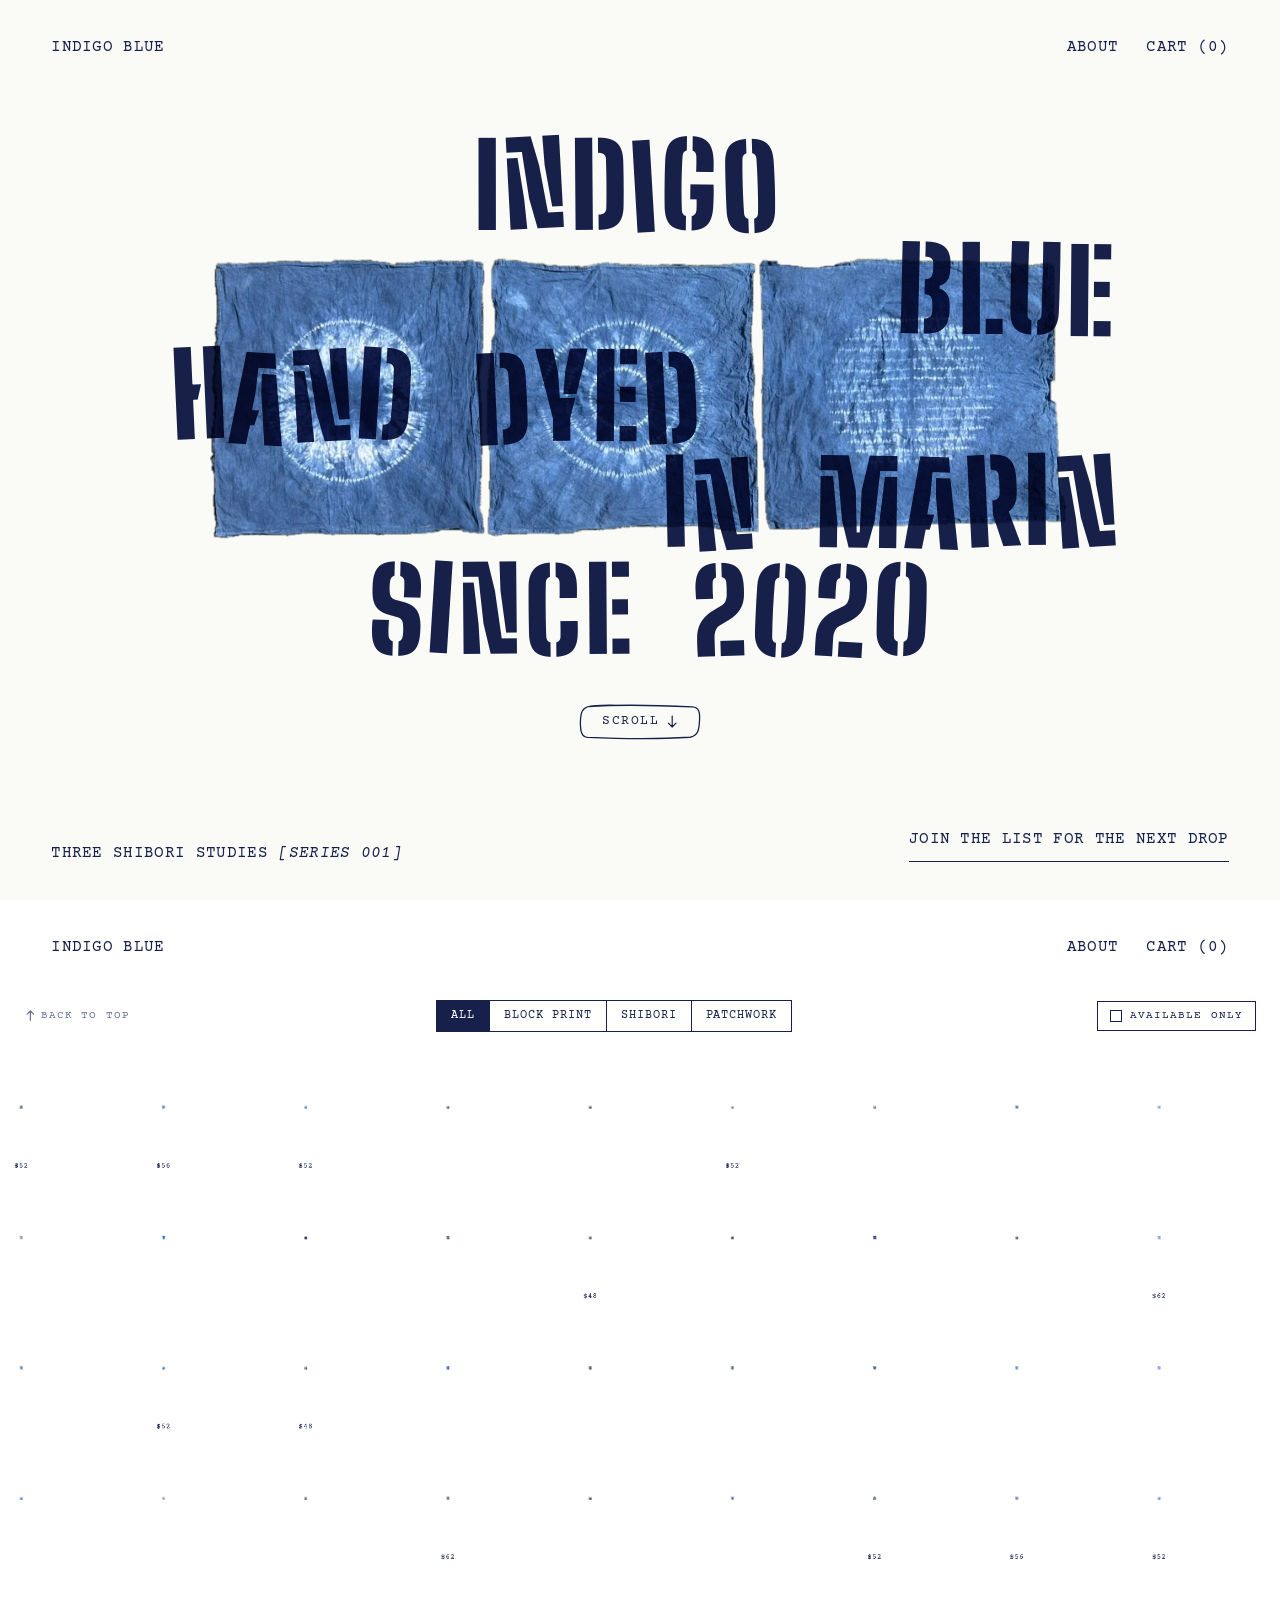
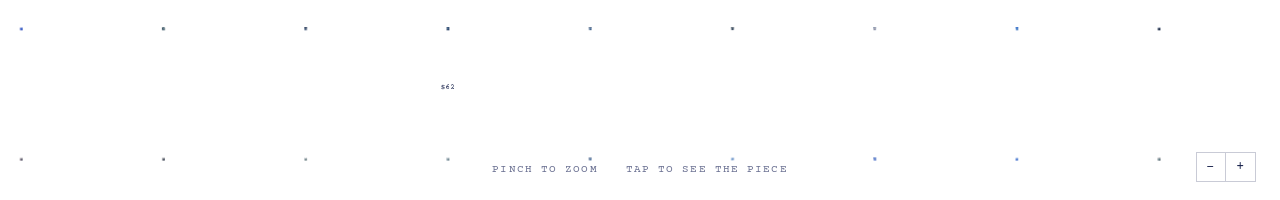
<file: index.html>
<!doctype html>
<html lang="en">
<head>
<meta charset="utf-8">
<meta name="viewport" content="width=device-width, initial-scale=1">
<title>Indigo Blue</title>
<meta name="description" content="One of one indigo dyed pieces, hand made in Marin County by Keely Ganong.">
<meta property="og:title" content="Indigo Blue">
<meta property="og:description" content="One of one indigo dyed pieces, hand made in Marin County by Keely Ganong.">
<meta property="og:image" content="assets/img/indigo-panels.webp">
<link rel="icon" href="favicon.svg" type="image/svg+xml">
<link rel="icon" href="favicon-32.png" sizes="32x32" type="image/png">
<link rel="apple-touch-icon" href="apple-touch-icon.png">
<link rel="preconnect" href="https://fonts.googleapis.com">
<link rel="preconnect" href="https://fonts.gstatic.com" crossorigin>
<link href="https://fonts.googleapis.com/css2?family=Big+Shoulders+Stencil+Display:wght@800;900&family=Courier+Prime:ital@0;1&display=swap" rel="stylesheet">
<link rel="stylesheet" href="assets/css/site.css?v=5">
</head>
<body>
<div class="home-hero pad" id="top">
<nav class="nav" aria-label="Main"><a href="index.html">Indigo Blue</a><span aria-hidden="true"></span><span class="nav-r"><a href="about.html">About</a><button type="button" class="nav-btn" data-cart-open data-cart-count>Cart (0)</button></span></nav>
<main class="home-main">
<div class="stage">
<img src="assets/img/indigo-panels.webp" alt="Three square indigo shibori panels with circular resist patterns" width="860" height="296">
<div class="stamp" data-stamp aria-label="Indigo Blue. Hand dyed in Marin since 2020." role="img">
<div aria-hidden="true" style="align-self:center;transform:translateX(-4%)"><span style="transform:rotate(-0.08deg) translateY(0.4px)">I</span><span style="transform:rotate(-3.08deg) translateY(-1.6px)">n</span><span style="transform:rotate(-0.45deg) translateY(0.0px)">d</span><span style="transform:rotate(-3.37deg) translateY(2.4px)">i</span><span style="transform:rotate(0.72deg) translateY(-0.6px)">g</span><span style="transform:rotate(-1.72deg) translateY(1.8px)">o</span></div>
<div aria-hidden="true" style="align-self:flex-end;transform:translateX(-6%)"><span style="transform:rotate(1.26deg) translateY(-2.7px)">B</span><span style="transform:rotate(-0.01deg) translateY(-1.7px)">l</span><span style="transform:rotate(1.38deg) translateY(-2.2px)">u</span><span style="transform:rotate(0.48deg) translateY(-0.1px)">e</span></div>
<div aria-hidden="true" style="align-self:flex-start;transform:translateX(4%)"><span style="transform:rotate(-2.59deg) translateY(-2.9px)">H</span><span style="transform:rotate(3.51deg) translateY(3.0px)">a</span><span style="transform:rotate(-3.03deg) translateY(-0.4px)">n</span><span style="transform:rotate(3.65deg) translateY(-2.0px)">d</span><span style="transform:rotate(-0.65deg) translateY(0.3px)">&nbsp;</span><span style="transform:rotate(1.37deg) translateY(-1.4px)">&nbsp;</span><span style="transform:rotate(-2.64deg) translateY(3.1px)">d</span><span style="transform:rotate(-0.43deg) translateY(-1.7px)">y</span><span style="transform:rotate(0.38deg) translateY(-1.1px)">e</span><span style="transform:rotate(-2.77deg) translateY(1.7px)">d</span></div>
<div aria-hidden="true" style="align-self:flex-end;transform:translateX(-2%)"><span style="transform:rotate(-1.19deg) translateY(-1.0px)">i</span><span style="transform:rotate(-3.36deg) translateY(2.7px)">n</span><span style="transform:rotate(-2.09deg) translateY(2.5px)">&nbsp;</span><span style="transform:rotate(-0.23deg) translateY(-1.7px)">&nbsp;</span><span style="transform:rotate(0.82deg) translateY(-0.6px)">M</span><span style="transform:rotate(2.07deg) translateY(1.0px)">a</span><span style="transform:rotate(-2.91deg) translateY(-1.8px)">r</span><span style="transform:rotate(-0.40deg) translateY(-2.6px)">i</span><span style="transform:rotate(-3.62deg) translateY(-0.6px)">n</span></div>
<div aria-hidden="true" style="align-self:center;transform:translateX(2%)"><span style="transform:rotate(1.45deg) translateY(0.9px)">s</span><span style="transform:rotate(3.64deg) translateY(-1.1px)">i</span><span style="transform:rotate(-0.49deg) translateY(-0.0px)">n</span><span style="transform:rotate(-0.49deg) translateY(2.2px)">c</span><span style="transform:rotate(-0.39deg) translateY(-0.4px)">e</span><span style="transform:rotate(-1.89deg) translateY(-1.7px)">&nbsp;</span><span style="transform:rotate(1.94deg) translateY(-2.4px)">&nbsp;</span><span style="transform:rotate(-1.84deg) translateY(1.7px)">2</span><span style="transform:rotate(2.87deg) translateY(3.0px)">0</span><span style="transform:rotate(3.41deg) translateY(2.3px)">2</span><span style="transform:rotate(1.98deg) translateY(0.9px)">0</span></div>
</div>
</div>
<a href="#archive" class="sketch-btn" data-scroll aria-label="Scroll to the pieces"><svg class="sk" viewBox="0 0 200 60" preserveAspectRatio="none" aria-hidden="true"><path d="M17 8.5 C 62 5.2, 138 6.8, 185 8.8 C 195.5 9.6, 197.2 17, 196.4 29 C 195.8 42, 194.6 52.6, 181 54.4 C 128 57.6, 70 56.8, 15.5 54.6 C 5.8 53.9, 3.6 45.5, 3.9 31.2 C 4.2 17.8, 6.4 9.4, 20.5 7.6 C 38 6.4, 51 5.9, 61 6.6" fill="none" stroke="currentColor" stroke-width="1.3" stroke-linecap="round" stroke-linejoin="round" vector-effect="non-scaling-stroke"/></svg><span>Scroll</span><svg class="ar" viewBox="0 0 10 13" aria-hidden="true"><path d="M5 1 L5 12 M1.2 8.2 L5 12 L8.8 8.2" fill="none" stroke="currentColor" stroke-width="1.2" stroke-linecap="round" stroke-linejoin="round" vector-effect="non-scaling-stroke"/></svg></a>
</main>
<footer class="home-foot">
<p>Three shibori studies <span style="font-style:italic">[series 001]</span></p>
<a href="about.html#join" data-join-link>Join the list for the next drop</a>
</footer>
</div>
<section id="archive" aria-label="Pieces">
<div class="arch" data-arch data-embedded>
<nav class="nav" aria-label="Main"><a href="index.html">Indigo Blue</a><span aria-hidden="true"></span><span class="nav-r"><a href="about.html">About</a><button type="button" class="nav-btn" data-cart-open data-cart-count>Cart (0)</button></span></nav>
<div class="fieldwrap">
<div class="ib-field" role="region" aria-label="Pieces. Scroll or drag to explore, pinch to zoom."></div>
<div class="ib-bar"><button type="button" class="ib-quiet" data-to-top><svg viewBox="0 0 10 13" aria-hidden="true"><path d="M5 12 L5 1 M1.2 4.8 L5 1 L8.8 4.8" fill="none" stroke="currentColor" stroke-width="1.2" stroke-linecap="round" stroke-linejoin="round" vector-effect="non-scaling-stroke"/></svg>Back to top</button><div class="ib-seg" role="group" aria-label="Filter by technique"><button type="button" class="ib-box on" data-filter="All" aria-pressed="true">All</button><button type="button" class="ib-box" data-filter="Block print" aria-pressed="false">Block print</button><button type="button" class="ib-box" data-filter="Shibori" aria-pressed="false">Shibori</button><button type="button" class="ib-box" data-filter="Patchwork" aria-pressed="false">Patchwork</button></div><button type="button" class="ib-chk" role="checkbox" aria-checked="false" data-avail><span class="bx"><svg viewBox="0 0 12 10" aria-hidden="true"><path d="M1 5.2 L4.4 8.4 L11 1.4" fill="none" stroke="currentColor" stroke-width="1.5" stroke-linecap="round" stroke-linejoin="round"/></svg></span>Available only</button></div>
<div class="ib-hint" aria-hidden="true"><span>Pinch to zoom</span><span>Tap to see the piece</span></div>
<div class="ib-zoom" role="group" aria-label="Zoom"><button type="button" class="ib-box ib-sq" aria-label="Zoom out" data-zoom-out>−</button><button type="button" class="ib-box ib-sq" aria-label="Zoom in" data-zoom-in>+</button></div>
<div class="ib-overlay pv" role="dialog" aria-label="Piece" data-piece hidden>
<button type="button" class="sh-x" data-close aria-label="Close"><svg viewBox="0 0 14 14" aria-hidden="true"><path d="M1.5 1.5 L12.5 12.5 M12.5 1.5 L1.5 12.5" fill="none" stroke="currentColor" stroke-width="1.4" stroke-linecap="round"/></svg>Close</button>
<button type="button" class="sh-arrow l" aria-label="Previous piece" data-prev><svg viewBox="0 0 16 12" aria-hidden="true"><path d="M15 6 L1 6 M5.6 1.4 L1 6 L5.6 10.6" fill="none" stroke="currentColor" stroke-width="1.3" stroke-linecap="round" stroke-linejoin="round"/></svg></button>
<div class="pv-img"><img alt="" data-pv-img></div>
<div class="pv-info">
<div style="display:flex;flex-direction:column;gap:8px"><span class="sh-status" data-pv-status></span><h2 data-pv-title></h2><p class="pv-price" data-pv-price></p></div>
<dl data-pv-details></dl>
<div class="pv-cta" data-pv-cta></div>
</div>
<button type="button" class="sh-arrow r" aria-label="Next piece" data-next><svg viewBox="0 0 16 12" aria-hidden="true"><path d="M1 6 L15 6 M10.4 1.4 L15 6 L10.4 10.6" fill="none" stroke="currentColor" stroke-width="1.3" stroke-linecap="round" stroke-linejoin="round"/></svg></button>
</div>
<div class="sh-modal" role="dialog" aria-label="Commission a piece" data-cm hidden>
<div class="sh-card">
<button type="button" class="sh-x" data-cm-close aria-label="Close"><svg viewBox="0 0 14 14" aria-hidden="true"><path d="M1.5 1.5 L12.5 12.5 M12.5 1.5 L1.5 12.5" fill="none" stroke="currentColor" stroke-width="1.4" stroke-linecap="round"/></svg>Close</button>
<div class="cm-ref"><img alt="" data-cm-img><div style="display:flex;flex-direction:column;gap:4px"><span class="sh-lab">Commission a piece</span><span style="font-size:14px;text-transform:uppercase;letter-spacing:.04em" data-cm-title></span></div></div>
<div data-cm-form style="display:flex;flex-direction:column;gap:20px">
<div class="cm-field"><label class="sh-lab" for="cm-msg">Your request</label><p id="cm-help" style="margin:0;font-size:13px;line-height:1.5;color:#4F5878">Tell me what you'd like. I'll do my best to make it work.</p><textarea id="cm-msg" class="sh-in" rows="5" aria-describedby="cm-help" placeholder="For example: I like the topo print and the deep blue. I'd want it on a long sleeve, with a patch on the back." style="resize:vertical;line-height:1.5"></textarea></div>
<div class="cm-field"><span class="sh-lab">Article</span><div class="sh-pick" role="group" aria-label="Article" style="grid-template-columns:repeat(4,minmax(0,1fr))"><button type="button" class="ib-box" data-cm-type="Tee" aria-pressed="false">Tee</button><button type="button" class="ib-box" data-cm-type="Tank" aria-pressed="false">Tank</button><button type="button" class="ib-box" data-cm-type="Long sleeve" aria-pressed="false">Long sleeve</button><button type="button" class="ib-box" data-cm-type="Other" aria-pressed="false">Other</button></div></div>
<div class="cm-field"><span class="sh-lab">Size</span><div class="sh-pick" role="group" aria-label="Size" style="grid-template-columns:repeat(5,minmax(0,1fr))"><button type="button" class="ib-box" data-cm-size="XS" aria-pressed="false">XS</button><button type="button" class="ib-box" data-cm-size="S" aria-pressed="false">S</button><button type="button" class="ib-box" data-cm-size="M" aria-pressed="false">M</button><button type="button" class="ib-box" data-cm-size="L" aria-pressed="false">L</button><button type="button" class="ib-box" data-cm-size="XL" aria-pressed="false">XL</button></div></div>
<div class="cm-field"><label class="sh-lab" for="cm-email">Email</label><input id="cm-email" class="sh-in" type="email" autocomplete="email"></div>
<p class="cm-next">I'll reply with a plan, price, and timeline. Nothing is made or charged until you approve.</p>
<button type="button" class="sh-btn" data-cm-send disabled>Send request</button>
<p class="cm-err" role="status" aria-live="polite" data-cm-err></p>
</div>
<div data-cm-sent hidden style="display:flex;flex-direction:column;gap:16px">
<p style="margin:0;font-size:18px;text-transform:uppercase;letter-spacing:.04em">Request sent</p>
<p style="margin:0;font-size:15px;line-height:1.6">Thank you. I'll be in touch at <span data-cm-email-shown></span> soon.</p>
<button type="button" class="sh-btn o" data-cm-close>Done</button>
</div>
</div>
</div>
</div>
</div>
</section>
<div class="cart" data-cart-drawer hidden>
<aside class="cart-panel" role="dialog" aria-label="Cart">
<div class="cart-head"><span class="sh-lab" style="color:#16204A">Cart</span><button type="button" class="sh-x" data-cart-close aria-label="Close cart"><svg viewBox="0 0 14 14" aria-hidden="true"><path d="M1.5 1.5 L12.5 12.5 M12.5 1.5 L1.5 12.5" fill="none" stroke="currentColor" stroke-width="1.4" stroke-linecap="round"/></svg>Close</button></div>
<div class="cart-list" data-cart-list></div>
<div class="cart-foot"><div class="cart-sub"><span>Subtotal</span><span data-cart-subtotal>$0</span></div><div data-cart-pay></div></div>
</aside>
</div>
<script src="assets/js/items.js?v=5"></script>
<script src="assets/js/config.js?v=5"></script>
<script src="assets/js/cart.js?v=5"></script>
<script src="assets/js/field.js?v=5"></script>
<script src="assets/js/home.js?v=5"></script>
</body>
</html>
</file>
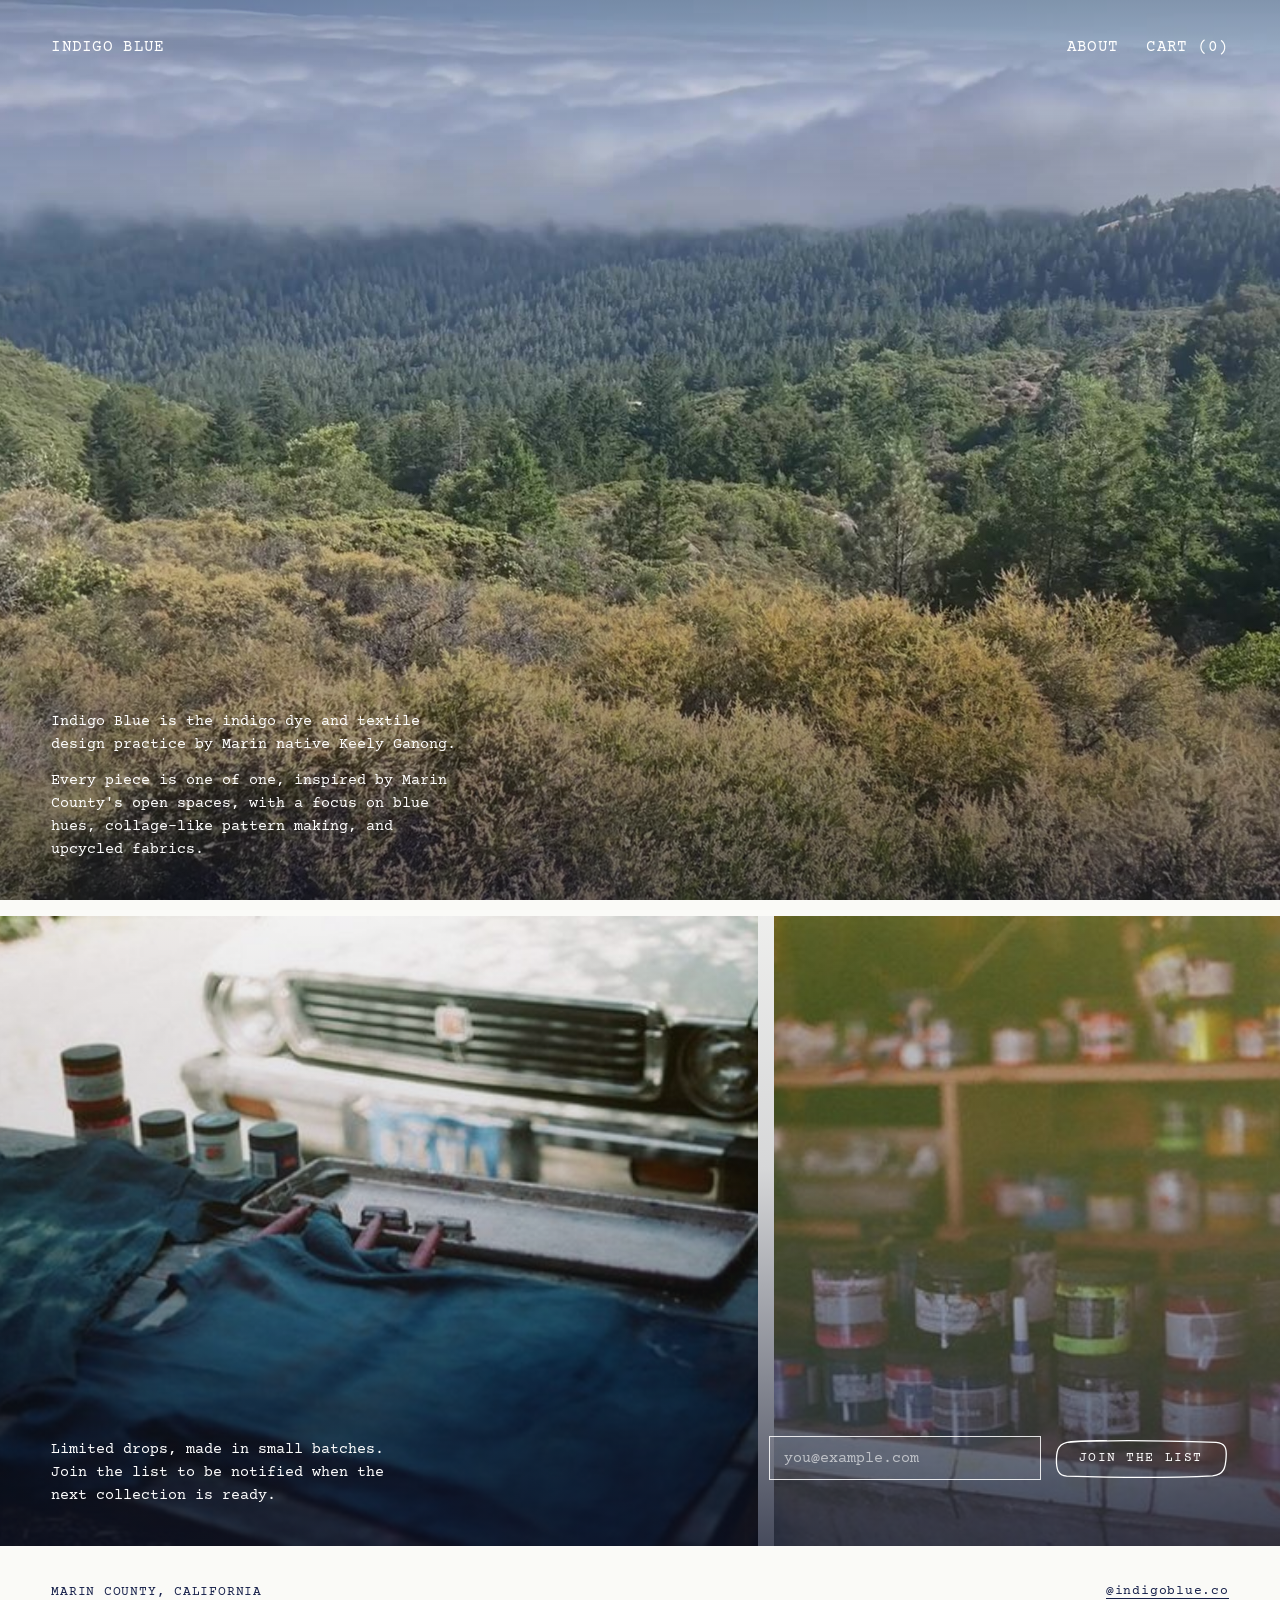
<file: about.html>
<!doctype html>
<html lang="en">
<head>
<meta charset="utf-8">
<meta name="viewport" content="width=device-width, initial-scale=1">
<title>About | Indigo Blue</title>
<meta name="description" content="One of one indigo dyed pieces, hand made in Marin County by Keely Ganong.">
<meta property="og:title" content="About | Indigo Blue">
<meta property="og:description" content="One of one indigo dyed pieces, hand made in Marin County by Keely Ganong.">
<meta property="og:image" content="assets/img/indigo-panels.webp">
<link rel="icon" href="favicon.svg" type="image/svg+xml">
<link rel="icon" href="favicon-32.png" sizes="32x32" type="image/png">
<link rel="apple-touch-icon" href="apple-touch-icon.png">
<link rel="preconnect" href="https://fonts.googleapis.com">
<link rel="preconnect" href="https://fonts.gstatic.com" crossorigin>
<link href="https://fonts.googleapis.com/css2?family=Big+Shoulders+Stencil+Display:wght@800;900&family=Courier+Prime:ital@0;1&display=swap" rel="stylesheet">
<link rel="stylesheet" href="assets/css/site.css?v=5">
</head>
<body>
<section class="ab-hero pad" aria-label="About Indigo Blue">
<video src="assets/video/marin-fog.mp4" poster="assets/video/marin-fog-poster.jpg" autoplay muted loop playsinline aria-hidden="true" data-hero-video></video>
<div class="shade" aria-hidden="true"></div>
<nav class="nav" aria-label="Main"><a href="index.html">Indigo Blue</a><span aria-hidden="true"></span><span class="nav-r"><a href="about.html">About</a><button type="button" class="nav-btn" data-cart-open data-cart-count>Cart (0)</button></span></nav>
<div class="bio">
<p>Indigo Blue is the indigo dye and textile design practice by Marin native Keely Ganong.</p>
<p>Every piece is one of one, inspired by Marin County's open spaces, with a focus on blue hues, collage-like pattern making, and upcycled fabrics.</p>
</div>
</section>
<section id="join" class="join" aria-label="Join the mailing list">
<div class="bg" aria-hidden="true"><img src="assets/img/studio-table.jpg" alt=""><img src="assets/img/studio-shelves.jpg" alt=""></div>
<div class="shade" aria-hidden="true"></div>
<div class="row pad">
<p class="copy">Limited drops, made in small batches. Join the list to be notified when the next collection is ready.</p>
<!-- Mailing list: Kit form 9993459 -->
<form data-kit-form="9993459" action="https://app.kit.com/forms/9993459/subscriptions" method="post" target="kit-frame" novalidate>
<label for="email" class="sr">Email address</label>
<input id="email" name="email_address" type="email" required autocomplete="email" placeholder="you@example.com">
<button type="submit" class="sketch-btn" style="color:#fff;min-height:44px;padding:0 26px"><svg class="sk" viewBox="0 0 200 60" preserveAspectRatio="none" aria-hidden="true"><path d="M17 8.5 C 62 5.2, 138 6.8, 185 8.8 C 195.5 9.6, 197.2 17, 196.4 29 C 195.8 42, 194.6 52.6, 181 54.4 C 128 57.6, 70 56.8, 15.5 54.6 C 5.8 53.9, 3.6 45.5, 3.9 31.2 C 4.2 17.8, 6.4 9.4, 20.5 7.6 C 38 6.4, 51 5.9, 61 6.6" fill="none" stroke="currentColor" stroke-width="1.3" stroke-linecap="round" stroke-linejoin="round" vector-effect="non-scaling-stroke"/></svg><span>Join the list</span></button>
<p class="msg" role="status" aria-live="polite"></p>
</form>
<iframe name="kit-frame" title="Mailing list" hidden></iframe>
</div>
</section>
<footer class="ab-foot pad">
<span>Marin County, California</span>
<a href="https://www.instagram.com/indigoblue.co/">@indigoblue.co</a>
</footer>
<div class="cart" data-cart-drawer hidden>
<aside class="cart-panel" role="dialog" aria-label="Cart">
<div class="cart-head"><span class="sh-lab" style="color:#16204A">Cart</span><button type="button" class="sh-x" data-cart-close aria-label="Close cart"><svg viewBox="0 0 14 14" aria-hidden="true"><path d="M1.5 1.5 L12.5 12.5 M12.5 1.5 L1.5 12.5" fill="none" stroke="currentColor" stroke-width="1.4" stroke-linecap="round"/></svg>Close</button></div>
<div class="cart-list" data-cart-list></div>
<div class="cart-foot"><div class="cart-sub"><span>Subtotal</span><span data-cart-subtotal>$0</span></div><div data-cart-pay></div></div>
</aside>
</div>
<script src="assets/js/items.js?v=5"></script>
<script src="assets/js/config.js?v=5"></script>
<script src="assets/js/cart.js?v=5"></script>
<script src="assets/js/about.js?v=5"></script>
</body>
</html>
</file>
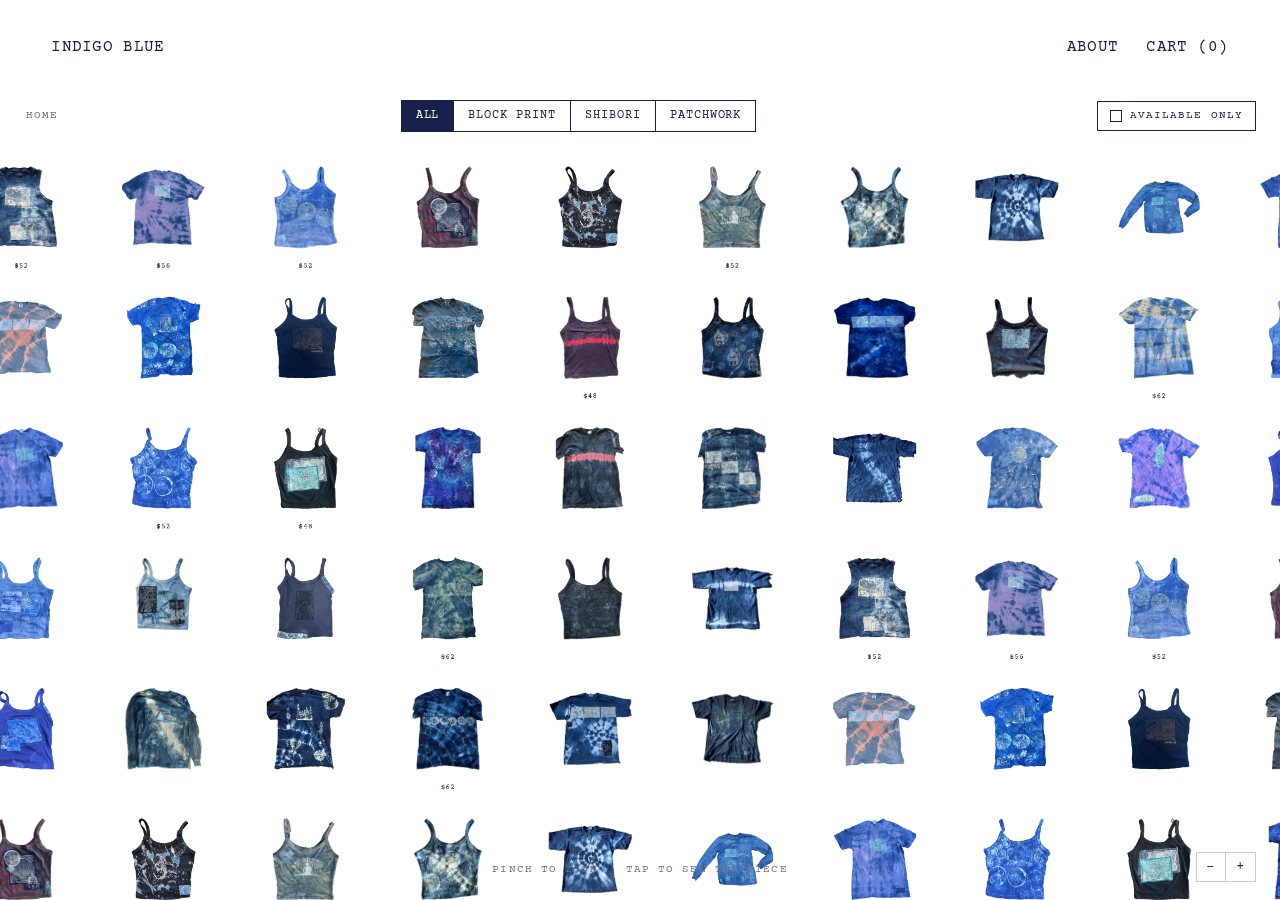
<file: archive.html>
<!doctype html>
<html lang="en">
<head>
<meta charset="utf-8">
<meta name="viewport" content="width=device-width, initial-scale=1">
<title>Shop | Indigo Blue</title>
<meta name="description" content="One of one indigo dyed pieces, hand made in Marin County by Keely Ganong.">
<meta property="og:title" content="Shop | Indigo Blue">
<meta property="og:description" content="One of one indigo dyed pieces, hand made in Marin County by Keely Ganong.">
<meta property="og:image" content="assets/img/indigo-panels.webp">
<link rel="icon" href="favicon.svg" type="image/svg+xml">
<link rel="icon" href="favicon-32.png" sizes="32x32" type="image/png">
<link rel="apple-touch-icon" href="apple-touch-icon.png">
<link rel="preconnect" href="https://fonts.googleapis.com">
<link rel="preconnect" href="https://fonts.gstatic.com" crossorigin>
<link href="https://fonts.googleapis.com/css2?family=Big+Shoulders+Stencil+Display:wght@800;900&family=Courier+Prime:ital@0;1&display=swap" rel="stylesheet">
<link rel="stylesheet" href="assets/css/site.css?v=5">
</head>
<body>
<div class="arch" data-arch>
<nav class="nav" aria-label="Main"><a href="index.html">Indigo Blue</a><span aria-hidden="true"></span><span class="nav-r"><a href="about.html">About</a><button type="button" class="nav-btn" data-cart-open data-cart-count>Cart (0)</button></span></nav>
<div class="fieldwrap">
<div class="ib-field" role="region" aria-label="Pieces. Scroll or drag to explore, pinch to zoom."></div>
<div class="ib-bar"><a class="ib-quiet" href="index.html">Home</a><div class="ib-seg" role="group" aria-label="Filter by technique"><button type="button" class="ib-box on" data-filter="All" aria-pressed="true">All</button><button type="button" class="ib-box" data-filter="Block print" aria-pressed="false">Block print</button><button type="button" class="ib-box" data-filter="Shibori" aria-pressed="false">Shibori</button><button type="button" class="ib-box" data-filter="Patchwork" aria-pressed="false">Patchwork</button></div><button type="button" class="ib-chk" role="checkbox" aria-checked="false" data-avail><span class="bx"><svg viewBox="0 0 12 10" aria-hidden="true"><path d="M1 5.2 L4.4 8.4 L11 1.4" fill="none" stroke="currentColor" stroke-width="1.5" stroke-linecap="round" stroke-linejoin="round"/></svg></span>Available only</button></div>
<div class="ib-hint" aria-hidden="true"><span>Pinch to zoom</span><span>Tap to see the piece</span></div>
<div class="ib-zoom" role="group" aria-label="Zoom"><button type="button" class="ib-box ib-sq" aria-label="Zoom out" data-zoom-out>−</button><button type="button" class="ib-box ib-sq" aria-label="Zoom in" data-zoom-in>+</button></div>
<div class="ib-overlay pv" role="dialog" aria-label="Piece" data-piece hidden>
<button type="button" class="sh-x" data-close aria-label="Close"><svg viewBox="0 0 14 14" aria-hidden="true"><path d="M1.5 1.5 L12.5 12.5 M12.5 1.5 L1.5 12.5" fill="none" stroke="currentColor" stroke-width="1.4" stroke-linecap="round"/></svg>Close</button>
<button type="button" class="sh-arrow l" aria-label="Previous piece" data-prev><svg viewBox="0 0 16 12" aria-hidden="true"><path d="M15 6 L1 6 M5.6 1.4 L1 6 L5.6 10.6" fill="none" stroke="currentColor" stroke-width="1.3" stroke-linecap="round" stroke-linejoin="round"/></svg></button>
<div class="pv-img"><img alt="" data-pv-img></div>
<div class="pv-info">
<div style="display:flex;flex-direction:column;gap:8px"><span class="sh-status" data-pv-status></span><h2 data-pv-title></h2><p class="pv-price" data-pv-price></p></div>
<dl data-pv-details></dl>
<div class="pv-cta" data-pv-cta></div>
</div>
<button type="button" class="sh-arrow r" aria-label="Next piece" data-next><svg viewBox="0 0 16 12" aria-hidden="true"><path d="M1 6 L15 6 M10.4 1.4 L15 6 L10.4 10.6" fill="none" stroke="currentColor" stroke-width="1.3" stroke-linecap="round" stroke-linejoin="round"/></svg></button>
</div>
<div class="sh-modal" role="dialog" aria-label="Commission a piece" data-cm hidden>
<div class="sh-card">
<button type="button" class="sh-x" data-cm-close aria-label="Close"><svg viewBox="0 0 14 14" aria-hidden="true"><path d="M1.5 1.5 L12.5 12.5 M12.5 1.5 L1.5 12.5" fill="none" stroke="currentColor" stroke-width="1.4" stroke-linecap="round"/></svg>Close</button>
<div class="cm-ref"><img alt="" data-cm-img><div style="display:flex;flex-direction:column;gap:4px"><span class="sh-lab">Commission a piece</span><span style="font-size:14px;text-transform:uppercase;letter-spacing:.04em" data-cm-title></span></div></div>
<div data-cm-form style="display:flex;flex-direction:column;gap:20px">
<div class="cm-field"><label class="sh-lab" for="cm-msg">Your request</label><p id="cm-help" style="margin:0;font-size:13px;line-height:1.5;color:#4F5878">Tell me what you'd like. I'll do my best to make it work.</p><textarea id="cm-msg" class="sh-in" rows="5" aria-describedby="cm-help" placeholder="For example: I like the topo print and the deep blue. I'd want it on a long sleeve, with a patch on the back." style="resize:vertical;line-height:1.5"></textarea></div>
<div class="cm-field"><span class="sh-lab">Article</span><div class="sh-pick" role="group" aria-label="Article" style="grid-template-columns:repeat(4,minmax(0,1fr))"><button type="button" class="ib-box" data-cm-type="Tee" aria-pressed="false">Tee</button><button type="button" class="ib-box" data-cm-type="Tank" aria-pressed="false">Tank</button><button type="button" class="ib-box" data-cm-type="Long sleeve" aria-pressed="false">Long sleeve</button><button type="button" class="ib-box" data-cm-type="Other" aria-pressed="false">Other</button></div></div>
<div class="cm-field"><span class="sh-lab">Size</span><div class="sh-pick" role="group" aria-label="Size" style="grid-template-columns:repeat(5,minmax(0,1fr))"><button type="button" class="ib-box" data-cm-size="XS" aria-pressed="false">XS</button><button type="button" class="ib-box" data-cm-size="S" aria-pressed="false">S</button><button type="button" class="ib-box" data-cm-size="M" aria-pressed="false">M</button><button type="button" class="ib-box" data-cm-size="L" aria-pressed="false">L</button><button type="button" class="ib-box" data-cm-size="XL" aria-pressed="false">XL</button></div></div>
<div class="cm-field"><label class="sh-lab" for="cm-email">Email</label><input id="cm-email" class="sh-in" type="email" autocomplete="email"></div>
<p class="cm-next">I'll reply with a plan, price, and timeline. Nothing is made or charged until you approve.</p>
<button type="button" class="sh-btn" data-cm-send disabled>Send request</button>
<p class="cm-err" role="status" aria-live="polite" data-cm-err></p>
</div>
<div data-cm-sent hidden style="display:flex;flex-direction:column;gap:16px">
<p style="margin:0;font-size:18px;text-transform:uppercase;letter-spacing:.04em">Request sent</p>
<p style="margin:0;font-size:15px;line-height:1.6">Thank you. I'll be in touch at <span data-cm-email-shown></span> soon.</p>
<button type="button" class="sh-btn o" data-cm-close>Done</button>
</div>
</div>
</div>
</div>
</div>
<div class="cart" data-cart-drawer hidden>
<aside class="cart-panel" role="dialog" aria-label="Cart">
<div class="cart-head"><span class="sh-lab" style="color:#16204A">Cart</span><button type="button" class="sh-x" data-cart-close aria-label="Close cart"><svg viewBox="0 0 14 14" aria-hidden="true"><path d="M1.5 1.5 L12.5 12.5 M12.5 1.5 L1.5 12.5" fill="none" stroke="currentColor" stroke-width="1.4" stroke-linecap="round"/></svg>Close</button></div>
<div class="cart-list" data-cart-list></div>
<div class="cart-foot"><div class="cart-sub"><span>Subtotal</span><span data-cart-subtotal>$0</span></div><div data-cart-pay></div></div>
</aside>
</div>
<script src="assets/js/items.js?v=5"></script>
<script src="assets/js/config.js?v=5"></script>
<script src="assets/js/cart.js?v=5"></script>
<script src="assets/js/field.js?v=5"></script>
<script>IBField.init(document.querySelector('[data-arch]'), { embedded: false });</script>
</body>
</html>
</file>
<file: assets/css/site.css>
/* Indigo Blue */
*{box-sizing:border-box}
html,body{margin:0}
body{background:#FAFAF7;color:#16204A;font-family:'Courier Prime','Courier New',monospace;-webkit-font-smoothing:antialiased}
a{color:#16204A;text-decoration:none}a:hover{color:#3A57A8}
.nav{display:grid;grid-template-columns:repeat(3,minmax(0,1fr));align-items:start;gap:16px;font-size:16px;text-transform:uppercase;letter-spacing:.02em}
.nav a:nth-child(1){justify-self:start}.nav a:nth-child(2){justify-self:center}.nav a:nth-child(3){justify-self:end}
.pad{padding:clamp(20px,3vw,44px) clamp(20px,4vw,64px)}
.sr{position:absolute;width:1px;height:1px;overflow:hidden;clip:rect(0 0 0 0);white-space:nowrap}

/* home */
.home-hero{min-height:100vh;min-height:100svh;display:grid;grid-template-rows:auto 1fr auto}
.home-main{display:flex;flex-direction:column;align-items:center;justify-content:center;gap:clamp(20px,3vw,40px);padding:clamp(24px,4vw,56px) 0}
.stage{display:grid;place-items:center;width:100%;max-width:1100px}
.stage>*{grid-area:1/1}
.stage img{width:min(860px,92%);height:auto;display:block}
.stamp{width:min(980px,100%);display:flex;flex-direction:column;font-family:'Big Shoulders Stencil Display','Arial Narrow',sans-serif;font-weight:900;font-size:clamp(54px,9vw,132px);line-height:.92;color:#16204A;mix-blend-mode:multiply;pointer-events:none;text-transform:uppercase}
.stamp>div{display:flex;white-space:pre}
.stamp span{display:inline-block;margin-right:.03em}
.sketch-btn{position:relative;display:inline-flex;align-items:center;justify-content:center;gap:8px;min-height:40px;padding:0 24px;background:transparent;border:0;color:inherit;font-family:inherit;font-size:13px;line-height:1;text-transform:uppercase;letter-spacing:.12em;cursor:pointer}
.sketch-btn .sk{position:absolute;inset:0;width:100%;height:100%;overflow:visible;pointer-events:none}
.sketch-btn .ar{width:.8em;height:1em;flex:none}
.home-foot{display:flex;justify-content:space-between;align-items:end;gap:24px;flex-wrap:wrap;font-size:16px;text-transform:uppercase;letter-spacing:.02em}
.home-foot p{margin:0}
.home-foot a{display:inline-flex;align-items:center;min-height:44px;border-bottom:1.5px solid currentColor}

/* archive field */
.arch{height:100vh;height:100svh;min-height:560px;background:#fff;display:flex;flex-direction:column;gap:clamp(16px,2vw,28px);padding:clamp(20px,3vw,44px) 0 0}
.arch .nav{padding:0 clamp(20px,4vw,64px)}
.fieldwrap{position:relative;flex:1 1 auto;min-height:0}
.ib-field{position:absolute;inset:0;overflow:hidden;touch-action:none;cursor:grab;user-select:none;-webkit-user-select:none;background:#fff}
.ib-field.grab{cursor:grabbing}
.ib-tile{position:absolute;left:0;top:0;width:240px;height:220px;padding:0;background:transparent;border:0;margin:0;cursor:pointer;display:flex;align-items:center;justify-content:center;transform-origin:0 0;will-change:transform;color:#16204A;font:inherit}
.ib-in{display:flex;align-items:center;justify-content:center;width:140px;height:140px;will-change:transform}
.ib-tile img{max-width:100%;max-height:100%;object-fit:contain;display:block;pointer-events:none;-webkit-user-drag:none;transition:transform .45s cubic-bezier(.2,.7,.2,1)}
.ib-tile:hover img,.ib-tile:focus-visible img{transform:translateY(-6px) scale(1.08)}
.ib-tile:focus-visible{outline:1px solid #16204A;outline-offset:-10px}
.ib-label{position:absolute;left:0;right:0;bottom:6px;text-align:center;font-size:12px;text-transform:uppercase;opacity:0;transform:translateY(4px);transition:opacity .3s,transform .3s;pointer-events:none}
.ib-tile:hover .ib-label,.ib-tile:focus-visible .ib-label{opacity:1;transform:none}
.ib-bar{position:absolute;left:0;right:0;top:0;z-index:3;display:flex;justify-content:space-between;align-items:center;gap:12px;padding:18px clamp(16px,2vw,24px);pointer-events:none}
.ib-bar>*{pointer-events:auto}
.ib-box{position:relative;min-height:30px;padding:0 14px;display:inline-flex;align-items:center;justify-content:center;gap:6px;border:0;background:#fff;color:#16204A;font-family:inherit;font-size:12px;line-height:1;text-transform:uppercase;letter-spacing:.08em;cursor:pointer}
.ib-box::after,.ib-quiet::after{content:'';position:absolute;inset:-7px -2px}
.ib-box:hover{background:#F2F3F7}
.ib-seg{display:flex;background:#fff;border:1px solid #16204A}
.ib-seg .ib-box+.ib-box{border-left:1px solid #16204A}
.ib-seg .ib-box.on{background:#16204A;color:#fff}
.ib-quiet{position:relative;display:inline-flex;align-items:center;gap:6px;min-height:30px;padding:0 2px;border:0;background:transparent;color:#6B7192;font-family:inherit;font-size:11px;line-height:1;text-transform:uppercase;letter-spacing:.1em;cursor:pointer}
.ib-quiet:hover{color:#16204A}
.ib-quiet svg{width:.8em;height:1em;flex:none}
.ib-zoom{position:absolute;right:clamp(16px,2vw,24px);bottom:18px;z-index:3;display:flex}
.ib-sq{width:30px;padding:0;font-size:14px;border:1px solid #C9CBD6}
.ib-zoom .ib-sq+.ib-sq{border-left:0}
.ib-hint{position:absolute;left:50%;bottom:24px;transform:translateX(-50%);z-index:3;display:flex;gap:28px;font-size:11px;color:#6B7192;text-transform:uppercase;letter-spacing:.1em;pointer-events:none;transition:opacity .6s}
.ib-overlay{position:absolute;inset:0;z-index:5;background:#fff;display:flex;flex-direction:column;align-items:center;justify-content:center;gap:18px;padding:64px clamp(56px,8vw,120px) 40px;animation:ibIn .45s cubic-bezier(.2,.7,.2,1)}
.ib-overlay[hidden]{display:none}
@keyframes ibIn{from{opacity:0;transform:scale(.985)}to{opacity:1;transform:none}}
@media (max-width:720px){.ib-seg .ib-box{padding:0 8px;font-size:11px}.hide-sm{display:none}.ib-hint{display:none}.ib-bar{gap:8px;padding:14px 12px}.ib-quiet{font-size:10px}.nav{font-size:13px}.nav a{white-space:nowrap}.home-foot{font-size:13px}}

/* about */
.ab-hero{position:relative;height:100vh;height:100svh;min-height:560px;overflow:hidden;background:#16204A;color:#fff;display:flex;flex-direction:column;justify-content:space-between}
.ab-hero video{position:absolute;inset:0;width:100%;height:100%;object-fit:cover;display:block}
.ab-hero .shade{position:absolute;inset:0;background:linear-gradient(180deg,rgba(10,16,40,.35) 0%,rgba(10,16,40,0) 22%,rgba(10,16,40,0) 50%,rgba(10,16,40,.6) 100%)}
.ab-hero .nav,.ab-hero .bio{position:relative;z-index:2}
.ab-hero a{color:#fff}
.bio{max-width:46ch;display:flex;flex-direction:column;gap:12px;font-size:15px;line-height:1.55}
.bio p{margin:0}
.join{position:relative;margin-top:16px;min-height:70vh;overflow:hidden;color:#fff;display:flex;align-items:flex-end}
.join .bg{position:absolute;inset:0;display:grid;grid-template-columns:3fr 2fr;gap:16px}
.join .bg img{width:100%;height:100%;object-fit:cover;display:block}
.join .shade{position:absolute;inset:0;background:linear-gradient(180deg,rgba(10,16,40,.05) 0%,rgba(10,16,40,.15) 40%,rgba(10,16,40,.75) 100%)}
.join .row{position:relative;width:100%;display:flex;justify-content:space-between;align-items:flex-end;gap:28px;flex-wrap:wrap}
.join .copy{max-width:40ch;margin:0;font-size:15px;line-height:1.55}
.join form{display:flex;gap:12px;flex-wrap:wrap;align-items:center;flex:0 1 460px}
.join input{flex:1 1 220px;min-height:44px;padding:0 14px;border:1px solid rgba(255,255,255,.85);background:rgba(255,255,255,.06);color:#fff;font-family:inherit;font-size:15px}
.join input::placeholder{color:rgba(255,255,255,.6)}
.join .msg{flex-basis:100%;margin:0;font-size:13px;min-height:1.2em}
.ab-foot{display:flex;justify-content:space-between;align-items:end;gap:24px;flex-wrap:wrap;font-size:13px;text-transform:uppercase;letter-spacing:.06em}
.ab-foot a{border-bottom:1px solid currentColor;text-transform:none}
@media (max-width:720px){.join .bg{grid-template-columns:1fr}.join .bg img+img{display:none}}
@media (prefers-reduced-motion:reduce){.ib-tile img,.ib-label{transition:none}.ib-overlay{animation:none}}

/* ---------- storefront ---------- */
.nav-r{justify-self:end;display:flex;gap:clamp(16px,3vw,28px);align-items:center;white-space:nowrap}
.nav .nav-r a,.nav .nav-r button{justify-self:auto}
.nav-btn{background:none;border:0;padding:0;color:inherit;font:inherit;text-transform:inherit;letter-spacing:inherit;cursor:pointer}
.nav-btn:hover{color:#3A57A8}
.ab-hero .nav-btn{color:#fff}
.ib-tile[hidden]{display:none}
.ib-tag{position:absolute;left:0;right:0;bottom:4px;text-align:center;font-size:12px;letter-spacing:.06em;color:#16204A;pointer-events:none;transition:opacity .2s}
.ib-tile:hover .ib-tag,.ib-tile:focus-visible .ib-tag{opacity:0}
.ib-chk{display:inline-flex;align-items:center;gap:8px;min-height:30px;padding:0 12px;box-sizing:border-box;background:#fff;border:1px solid #16204A;font-family:inherit;font-size:11px;line-height:1;text-transform:uppercase;letter-spacing:.1em;color:#16204A;cursor:pointer;transition:background .15s}
.ib-chk:hover{background:#F2F3F7}.ib-chk:active{background:#E8EAF1}
.ib-chk .bx{width:12px;height:12px;box-sizing:border-box;border:1px solid #16204A;display:inline-flex;align-items:center;justify-content:center;background:#fff;color:#fff}
.ib-chk .bx svg{width:8px;height:7px;visibility:hidden}
.ib-chk.on .bx{background:#16204A}.ib-chk.on .bx svg{visibility:visible}
.ib-chk.on:hover .bx{background:#3A57A8;border-color:#3A57A8}
.ib-box:focus-visible,.ib-chk:focus-visible,.sh-btn:focus-visible,.sh-x:focus-visible,.sh-arrow:focus-visible,.nav-btn:focus-visible,.ib-quiet:focus-visible{outline:2px solid #3A57A8;outline-offset:2px}
.ib-box:active{background:#E8EAF1}
/* piece view */
.pv{display:grid;grid-template-columns:minmax(0,3fr) minmax(300px,2fr);gap:clamp(24px,4vw,64px);align-items:center;padding:56px clamp(56px,7vw,104px) 40px;overflow:auto}
.pv-img{height:100%;min-height:0;display:flex;align-items:center;justify-content:center}
.pv-img img{max-width:100%;max-height:72vh;object-fit:contain;display:block}
.pv-info{display:flex;flex-direction:column;gap:22px}
.pv-info h2{margin:0;font-size:26px;font-weight:400;line-height:1.2;text-transform:uppercase;letter-spacing:.02em}
.pv-price{margin:0;font-size:20px}
.pv-info dl{margin:0;display:grid;grid-template-columns:max-content 1fr;gap:10px 24px;font-size:14px;border-top:1px solid #E3E4EA;padding-top:16px}
.pv-info dt{font-size:11px;text-transform:uppercase;letter-spacing:.1em;color:#5E6587}
.pv-info dd{margin:0}
.pv-cta{display:flex;flex-direction:column;gap:10px}
.pv-note{margin:0;font-size:13px;color:#4F5878}
.sh-status{display:inline-flex;align-self:flex-start;align-items:center;min-height:28px;padding:0 12px;border:1px solid #16204A;font-size:12px;text-transform:uppercase;letter-spacing:.12em}
.sh-status.av{background:#16204A;color:#fff}
.sh-btn{display:inline-flex;align-items:center;justify-content:center;gap:8px;min-height:48px;padding:0 22px;border:1px solid #16204A;background:#16204A;color:#fff;font-family:inherit;font-size:13px;text-transform:uppercase;letter-spacing:.1em;cursor:pointer;text-decoration:none;transition:background .15s,color .15s,border-color .15s,transform .08s}
.sh-btn:hover{background:#3A57A8;border-color:#3A57A8;color:#fff}
.sh-btn:active{transform:translateY(1px);background:#0E1533;border-color:#0E1533}
.sh-btn.o{background:#fff;color:#16204A}
.sh-btn.o:hover{background:#F2F3F7;color:#16204A;border-color:#16204A}
.sh-btn.o:active{background:#E8EAF1}
.sh-btn.done{background:#fff;color:#16204A;cursor:default}
.sh-btn[disabled]{opacity:.35;cursor:default;transform:none}
.sh-btn[disabled]:hover{background:#16204A;border-color:#16204A}
.sh-x{position:absolute;top:18px;right:clamp(16px,2vw,24px);z-index:2;display:inline-flex;align-items:center;gap:8px;min-height:32px;padding:0 6px;border:0;background:transparent;color:#16204A;font-family:inherit;font-size:12px;text-transform:uppercase;letter-spacing:.1em;cursor:pointer}
.sh-x:hover{color:#3A57A8}.sh-x svg{width:10px;height:10px}
.sh-arrow{position:absolute;top:50%;transform:translateY(-50%);width:36px;height:36px;display:inline-flex;align-items:center;justify-content:center;border:0;background:transparent;color:#16204A;cursor:pointer;transition:background .15s}
.sh-arrow:hover{background:#F2F3F7}.sh-arrow:active{background:#E8EAF1}.sh-arrow svg{width:14px;height:10px}
.sh-arrow.l{left:clamp(10px,2vw,24px)}.sh-arrow.r{right:clamp(10px,2vw,24px)}
.sh-lab{font-size:11px;text-transform:uppercase;letter-spacing:.1em;color:#5E6587}
.sh-in{width:100%;box-sizing:border-box;min-height:42px;padding:8px 12px;border:1px solid #C9CBD6;background:#fff;color:#16204A;font-family:inherit;font-size:14px}
.sh-in:focus{outline:none;border-color:#16204A}
/* commission */
.sh-modal{position:absolute;inset:0;z-index:9;background:rgba(255,255,255,.88);display:flex;align-items:center;justify-content:center;padding:24px}
.sh-modal[hidden]{display:none}
.sh-card{position:relative;width:min(520px,100%);max-height:100%;overflow-y:auto;box-sizing:border-box;background:#fff;border:1px solid #16204A;padding:28px;display:flex;flex-direction:column;gap:20px}
.sh-card .sh-x{top:14px;right:14px}
.sh-card [hidden]{display:none!important}
.cm-ref{display:flex;gap:16px;align-items:center}
.cm-ref img{width:64px;height:64px;object-fit:contain}
.cm-field{display:flex;flex-direction:column;gap:8px}
.sh-pick{display:grid;border:1px solid #16204A}
.sh-pick .ib-box{min-height:36px;border:0}
.sh-pick .ib-box+.ib-box{border-left:1px solid #16204A}
.sh-pick .ib-box.on{background:#16204A;color:#fff}
.cm-next{margin:0;border-top:1px solid #E3E4EA;padding-top:16px;font-size:13px;line-height:1.5;color:#4F5878}
.cm-err{margin:0;font-size:13px;color:#4F5878;min-height:1em}
/* cart drawer */
.cart{position:fixed;inset:0;z-index:50;background:rgba(255,255,255,.6)}
.cart[hidden]{display:none}
.cart-panel{position:absolute;top:0;right:0;bottom:0;width:min(420px,100%);background:#fff;border-left:1px solid #16204A;display:flex;flex-direction:column;color:#16204A;animation:cartIn .35s cubic-bezier(.2,.7,.2,1)}
@keyframes cartIn{from{transform:translateX(24px);opacity:0}to{transform:none;opacity:1}}
.cart-head{display:flex;justify-content:space-between;align-items:center;padding:18px 24px;border-bottom:1px solid #E3E4EA}
.cart-head .sh-x{position:static}
.cart-list{flex:1 1 auto;overflow-y:auto;padding:8px 24px}
.cart-row{display:grid;grid-template-columns:72px 1fr auto;gap:14px;align-items:center;padding:14px 0;border-bottom:1px solid #E3E4EA}
.cart-row img{width:72px;height:72px;object-fit:contain}
.cart-mid{display:flex;flex-direction:column;gap:4px;font-size:13px}
.cart-name{text-transform:uppercase;letter-spacing:.04em}
.cart-size{color:#5E6587}
.cart-mid .ib-quiet{align-self:flex-start;padding:0;min-height:24px}
.cart-price{font-size:14px}
.cart-empty{margin:24px 0;font-size:14px;color:#5E6587}
.cart-foot{padding:18px 24px;border-top:1px solid #E3E4EA;display:flex;flex-direction:column;gap:10px}
.cart-sub{display:flex;justify-content:space-between;font-size:15px}
.cart-note{margin:0;font-size:12px;line-height:1.5;color:#5E6587}
[data-cart-pay]{display:flex;flex-direction:column;gap:10px}
@media (max-width:820px){
 .pv{grid-template-columns:1fr;align-items:start;padding:64px 20px 32px;gap:20px}
 .pv-img img{max-height:46vh}
 .sh-arrow{top:30%}
 .ib-bar{flex-wrap:wrap}
}
@media (prefers-reduced-motion:reduce){.cart-panel{animation:none}.sh-btn{transition:none}}
</file>
